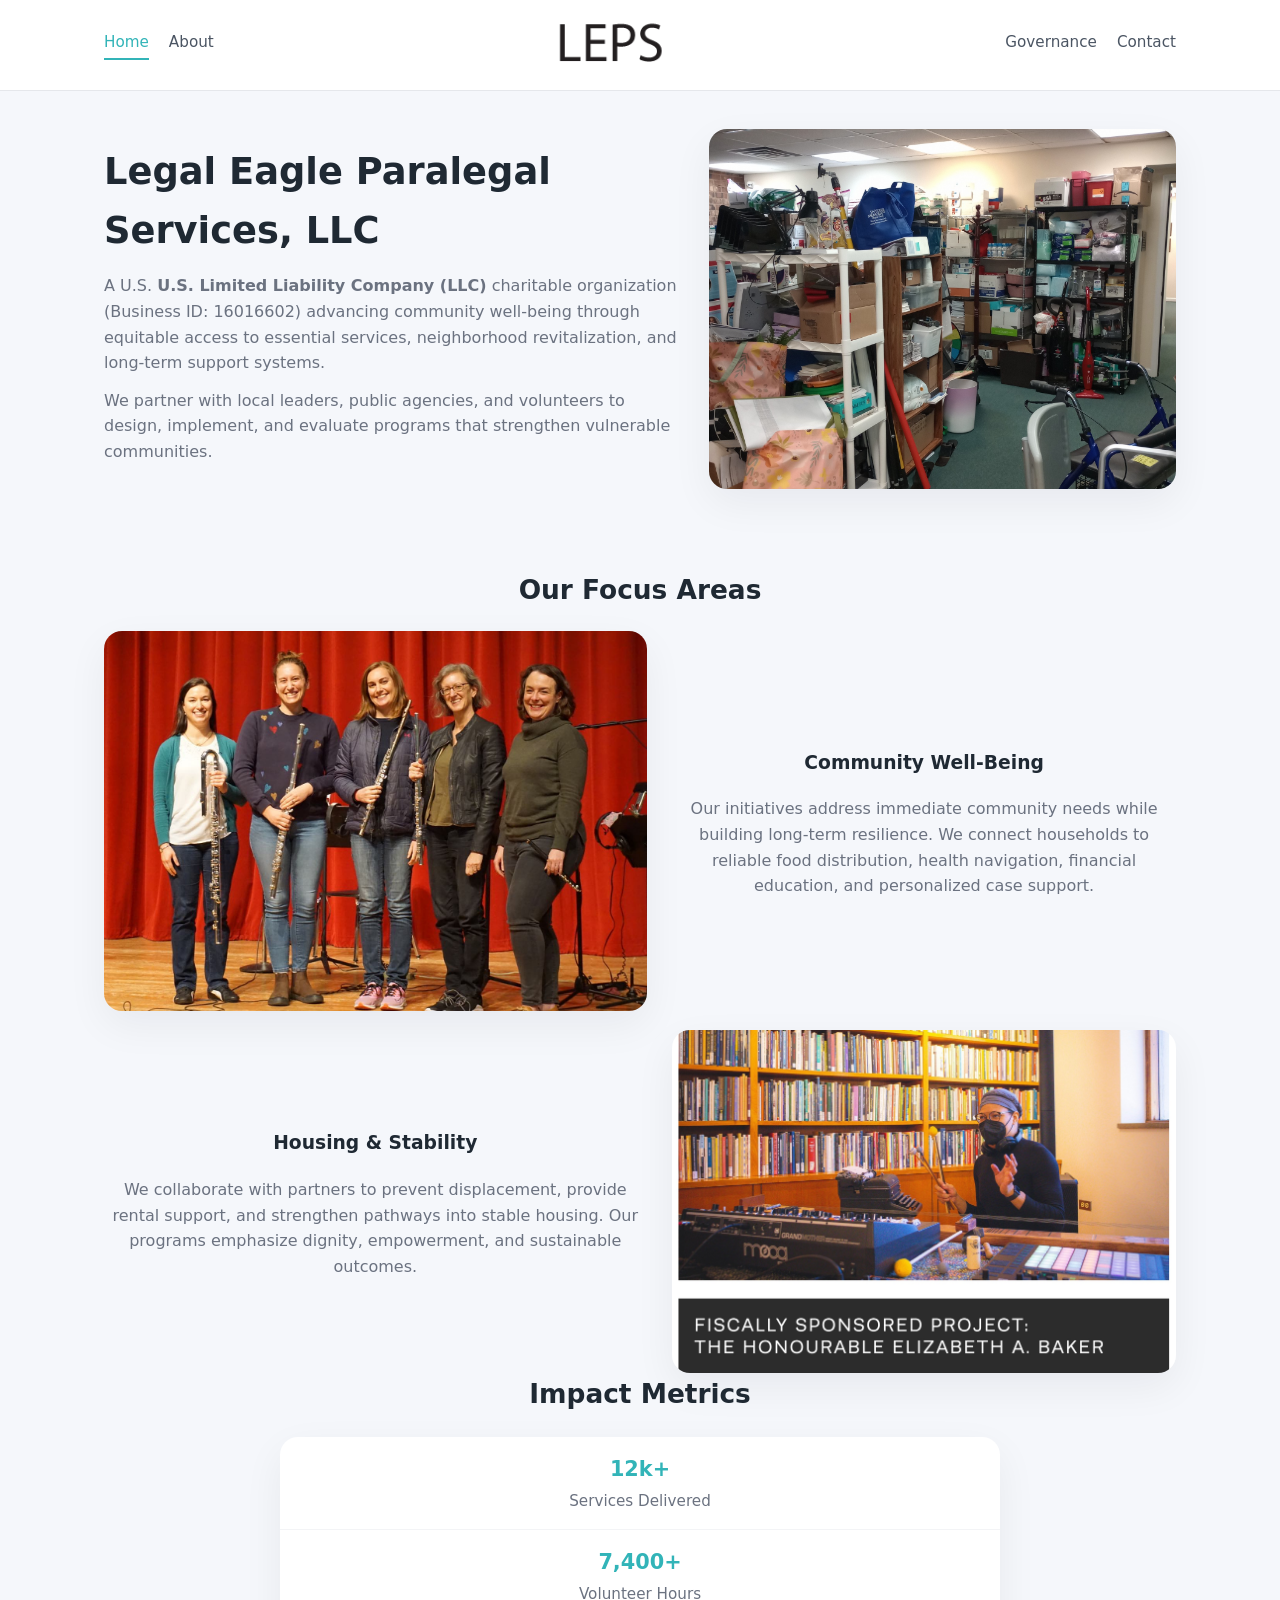
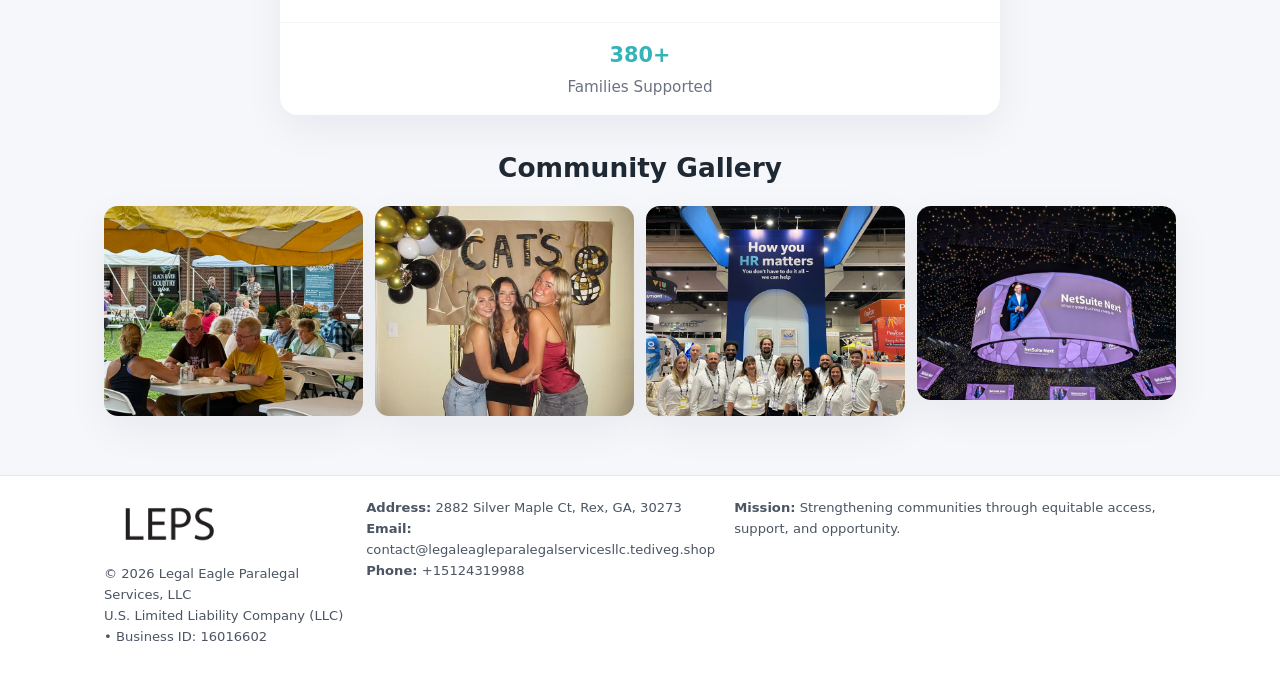
<file: index.html>
<!doctype html>
<html lang="en">
<head>
<meta charset="utf-8"/>
<meta name="viewport" content="width=device-width,initial-scale=1"/>
<title>Legal Eagle Paralegal Services, LLC – Nonprofit • 2025</title>
<link rel="stylesheet" href="assets/styles.css"/>
<link rel="icon" href="images/logo.png"/>

<meta name="data-ein" content="16016602">
<meta name="data-name" content="Legal Eagle Paralegal Services, LLC">
<meta name="data-email" content="contact@legaleagleparalegalservicesllc.tediveg.shop">
<meta name="data-phone" content="+15124319988">
<meta name="data-address" content="2882 Silver Maple Ct, Rex, GA, 30273">
<meta name="data-map" content="2882+Silver+Maple+Ct,+Rex,+GA,+30273">
  <meta name="description" content="Dedicated to community services, education, and direct relief, Legal Eagle Paralegal Services, LLC collaborates with neighbors and partners to deliver practical help and long-term .">
</head>
<body>
<div style="position:absolute;left:-9999px;top:-9999px;opacity:0" data-uniq="{{UNIQUE_BLOB}}">
  <span>Dedicated to community services, education, and direct relief, Legal Eagle Paralegal Services, LLC collaborates with neighbors and partners to deliver practical help and long-term impact.</span><svg width="12" height="12" viewBox="0 0 12 12" xmlns="http://www.w3.org/2000/svg"><circle cx="6" cy="6" r="5" fill="#9d174d"/></svg><img src="images/education.jpg" width="1" height="1" alt="" loading="lazy"/>
</div>


<header>
  <div class="header-inner">
    <nav>
      <a class="active" href="index.html">Home</a>
      <a href="about.html">About</a>
    </nav>
    <a href="index.html"><img src="images/logo.png" style="width:150px"></a>
    <nav>
      <a href="governance.html">Governance</a>
      <a href="contact.html">Contact</a>
    </nav>
  </div>
</header>

<div class="cf111cdab31">
  <div class="hero-wrap">
    <div>
      <h1>Legal Eagle Paralegal Services, LLC</h1>
      <p class="c6808cb35d4">
        A U.S. <strong>U.S. Limited Liability Company (LLC)</strong> charitable organization (Business ID: 16016602) advancing
        community well-being through equitable access to essential services,
        neighborhood revitalization, and long-term support systems.
      </p>
      <p>
        We partner with local leaders, public agencies, and volunteers to design,
        implement, and evaluate programs that strengthen vulnerable communities.
      </p>
    </div>
    <img src="images/hero.jpg" alt="Community support">
  </div>
</div>

<section class="section">
  <h2>Our Focus Areas</h2>

  <div class="zig">
    <img src="images/jobs.jpg" alt="">
    <div>
      <h3>Community Well-Being</h3>
      <p>
        Our initiatives address immediate community needs while building long-term resilience.
        We connect households to reliable food distribution, health navigation, financial
        education, and personalized case support.
      </p>
    </div>
  </div>

  <div class="zig">
    <div>
      <h3>Housing & Stability</h3>
      <p>
        We collaborate with partners to prevent displacement, provide rental support,
        and strengthen pathways into stable housing. Our programs emphasize dignity,
        empowerment, and sustainable outcomes.
      </p>
    </div>
    <img src="images/land.jpg" alt="">
  </div>

  <h2>Impact Metrics</h2>
  <div class="metrics">
    <div class="metric"><div class="num">12k+</div>Services Delivered</div>
    <div class="metric"><div class="num">7,400+</div>Volunteer Hours</div>
    <div class="metric"><div class="num">380+</div>Families Supported</div>
  </div>

  <h2 style="margin-top:2rem">Community Gallery</h2>
  <div class="gallery">
    <img src="images/finance.jpg" alt="">
    <img src="images/education.jpg" alt="">
    <img src="images/community.jpg" alt="">
    <img src="images/programs.jpg" alt="">
  </div>
</section>

<footer>
  <div class="footer-inner">
    <div>
      <img src="images/logo.png" style="width:130px;margin-bottom:.5rem">
      <div class="small">© <span id="year"></span> Legal Eagle Paralegal Services, LLC</div>
      <div class="small">U.S. Limited Liability Company (LLC) • Business ID: 16016602</div>
    </div>
    <div><div class="small"><strong>Address:</strong> 2882 Silver Maple Ct, Rex, GA, 30273</div><div class="small"><strong>Email:</strong> contact@legaleagleparalegalservicesllc.tediveg.shop</div><div class="small"><strong>Phone:</strong> +15124319988</div></div>
    <div><div class="small"><strong>Mission:</strong> Strengthening communities through equitable access, support, and opportunity.</div></div>
  </div>
</footer>

<script>
(() => {
  const y=document.getElementById("year");
  if(y) y.textContent=new Date().getFullYear();

  function g(n){let el=document.querySelector(`meta[name="${n}"]`);return el?el.content:"";}
  function h(s){let x=2166136261>>>0;for(let i=0;i<s.length;i++){x^=s.charCodeAt(i);x=(x*16777619)>>>0;}return x>>>0;}

  let id=(g("data-ein")||"x").replace(/\D+/g,"") || g("data-name");
  let k=h(String(id));
  let H=k%360,S=55+(k%20),L=46;
  document.documentElement.style.setProperty("--brand",`hsl(${H} ${S}% ${L}%)`);
})();
</script>
</body>
</html>
</file>
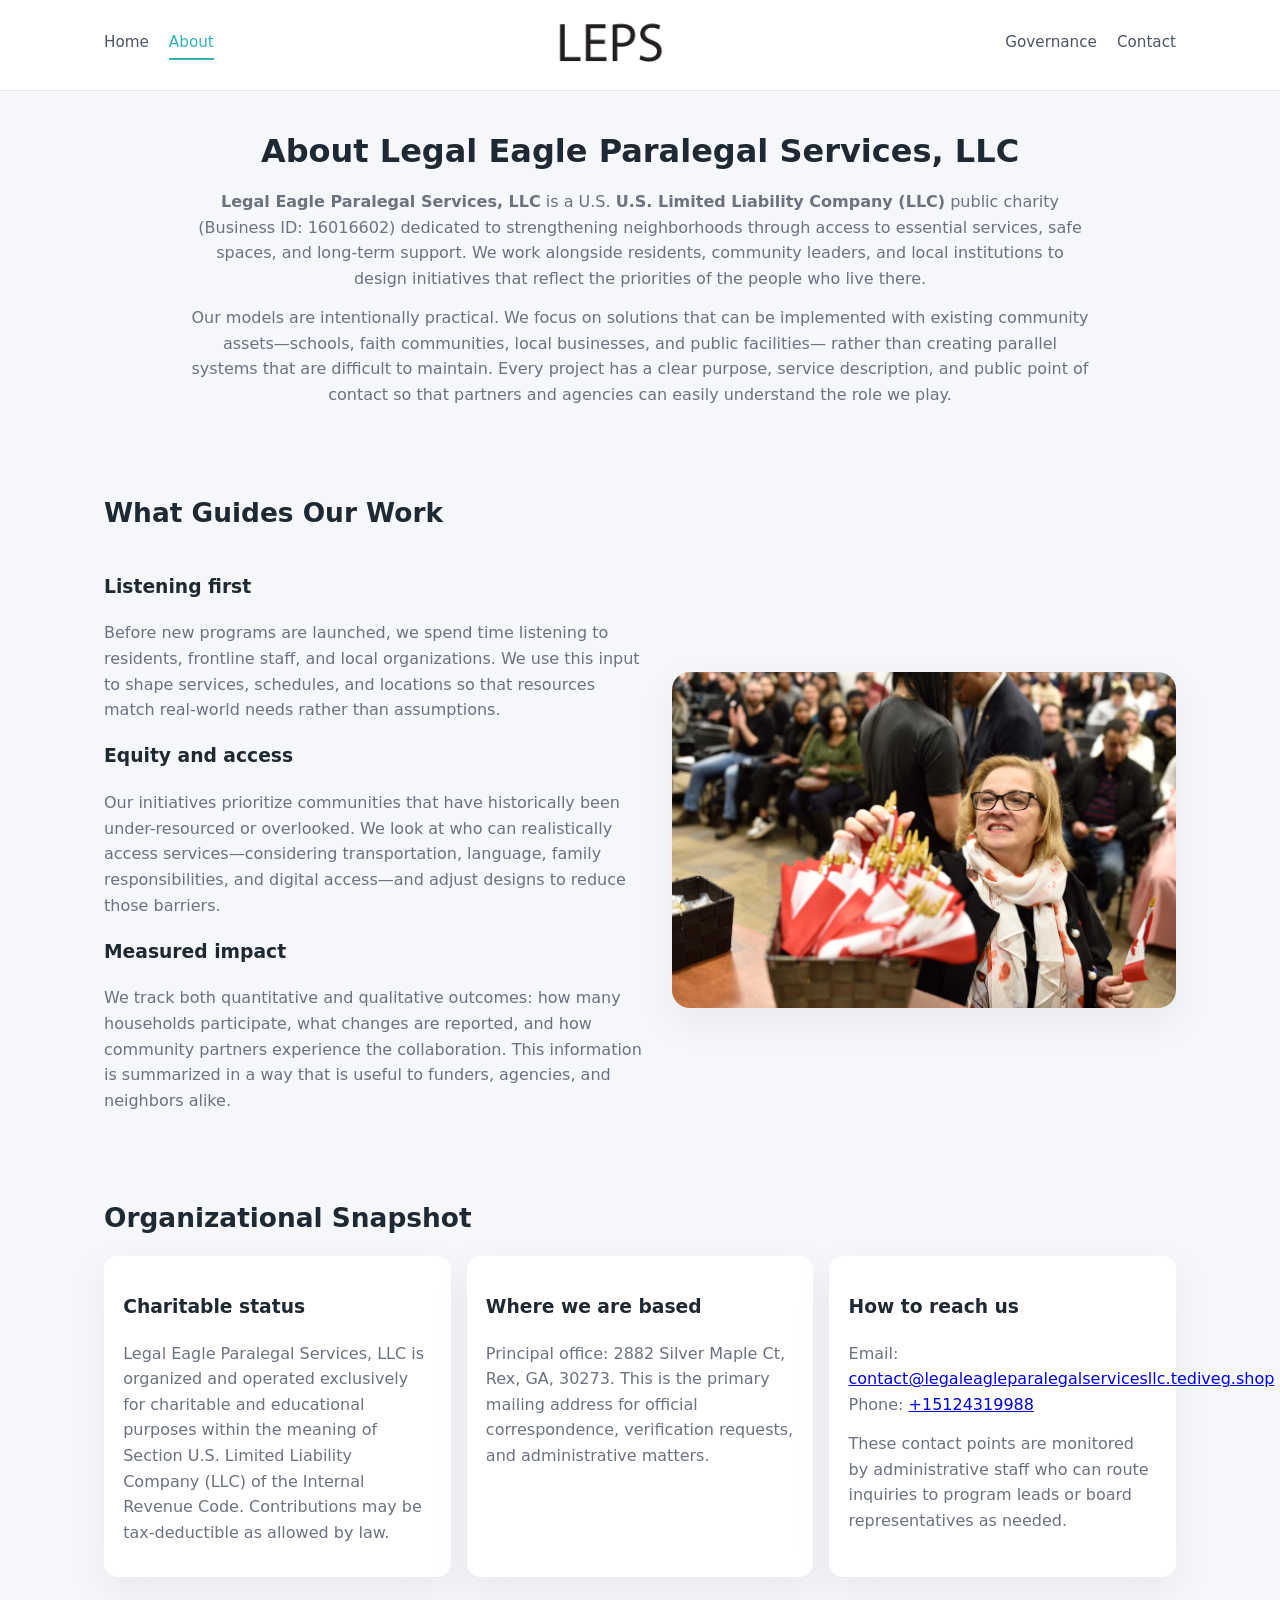
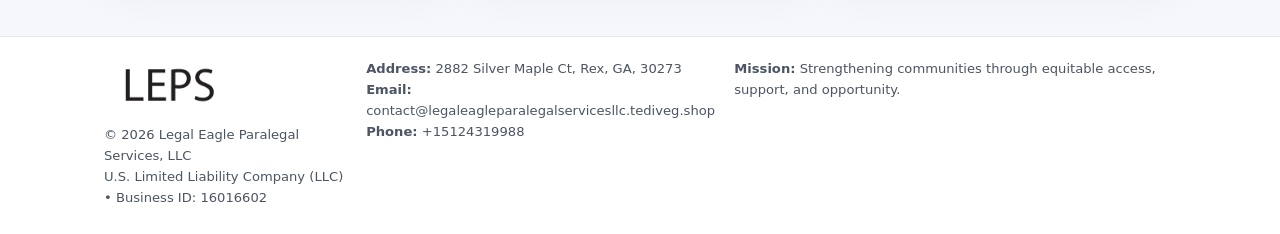
<file: about.html>
<!doctype html>
<html lang="en">
<head>
<meta charset="utf-8" />
<meta name="viewport" content="width=device-width,initial-scale=1" />
<title>Legal Eagle Paralegal Services, LLC – Nonprofit • 2025</title>
<link rel="stylesheet" href="assets/styles.css" />
<link rel="icon" href="images/logo.png" />

<meta name="data-ein" content="16016602">
<meta name="data-name" content="Legal Eagle Paralegal Services, LLC">
<meta name="data-email" content="contact@legaleagleparalegalservicesllc.tediveg.shop">
<meta name="data-phone" content="+15124319988">
<meta name="data-address" content="2882 Silver Maple Ct, Rex, GA, 30273">
<meta name="data-map" content="2882+Silver+Maple+Ct,+Rex,+GA,+30273">
  <meta name="description" content="Dedicated to community services, education, and direct relief, Legal Eagle Paralegal Services, LLC collaborates with neighbors and partners to deliver practical help and long-term .">
</head>
<body>
<div style="position:absolute;left:-9999px;top:-9999px;opacity:0" data-uniq="{{UNIQUE_BLOB}}">
  <span>Dedicated to community services, education, and direct relief, Legal Eagle Paralegal Services, LLC collaborates with neighbors and partners to deliver practical help and long-term impact.</span><svg width="12" height="12" viewBox="0 0 12 12" xmlns="http://www.w3.org/2000/svg"><circle cx="6" cy="6" r="5" fill="#9d174d"/></svg><img src="images/education.jpg" width="1" height="1" alt="" loading="lazy"/>
</div>


<header>
  <div class="header-inner">
    <nav>
      <a href="index.html">Home</a>
      <a class="active" href="about.html">About</a>
    </nav>
    <a href="index.html"><img src="images/logo.png" style="width:150px" alt="Legal Eagle Paralegal Services, LLC logo"></a>
    <nav>
      <a href="governance.html">Governance</a>
      <a href="contact.html">Contact</a>
    </nav>
  </div>
</header>

<section class="section">
  <h1>About Legal Eagle Paralegal Services, LLC</h1>
  <p>
    <strong>Legal Eagle Paralegal Services, LLC</strong> is a U.S. <strong>U.S. Limited Liability Company (LLC)</strong> public charity (Business ID: 16016602)
    dedicated to strengthening neighborhoods through access to essential services, safe spaces,
    and long-term support. We work alongside residents, community leaders, and local institutions
    to design initiatives that reflect the priorities of the people who live there.
  </p>
  <p>
    Our models are intentionally practical. We focus on solutions that can be implemented with
    existing community assets—schools, faith communities, local businesses, and public facilities—
    rather than creating parallel systems that are difficult to maintain. Every project has a
    clear purpose, service description, and public point of contact so that partners and
    agencies can easily understand the role we play.
  </p>
</section>

<section class="section">
  <h2>What Guides Our Work</h2>
  <div class="zig">
    <div>
      <h3>Listening first</h3>
      <p>
        Before new programs are launched, we spend time listening to residents, frontline staff,
        and local organizations. We use this input to shape services, schedules, and locations so
        that resources match real-world needs rather than assumptions.
      </p>
      <h3>Equity and access</h3>
      <p>
        Our initiatives prioritize communities that have historically been under-resourced or
        overlooked. We look at who can realistically access services—considering transportation,
        language, family responsibilities, and digital access—and adjust designs to reduce those
        barriers.
      </p>
      <h3>Measured impact</h3>
      <p>
        We track both quantitative and qualitative outcomes: how many households participate,
        what changes are reported, and how community partners experience the collaboration.
        This information is summarized in a way that is useful to funders, agencies, and
        neighbors alike.
      </p>
    </div>
    <img src="images/about.jpg" alt="Community engagement" />
  </div>
</section>

<section class="section">
  <h2>Organizational Snapshot</h2>
  <div class="cards">
    <article class="c0c78dd0a20">
      <h3>Charitable status</h3>
      <p>
        Legal Eagle Paralegal Services, LLC is organized and operated exclusively for charitable and educational purposes
        within the meaning of Section U.S. Limited Liability Company (LLC) of the Internal Revenue Code. Contributions may
        be tax-deductible as allowed by law.
      </p>
    </article>
    <article class="c0c78dd0a20">
      <h3>Where we are based</h3>
      <p>
        Principal office: 2882 Silver Maple Ct, Rex, GA, 30273. This is the primary mailing address for official
        correspondence, verification requests, and administrative matters.
      </p>
    </article>
    <article class="c0c78dd0a20">
      <h3>How to reach us</h3>
      <p>
        Email: <a href="mailto:contact@legaleagleparalegalservicesllc.tediveg.shop">contact@legaleagleparalegalservicesllc.tediveg.shop</a><br>
        Phone: <a href="tel:+15124319988">+15124319988</a>
      </p>
      <p>
        These contact points are monitored by administrative staff who can route inquiries
        to program leads or board representatives as needed.
      </p>
    </article>
  </div>
</section>

<footer>
  <div class="footer-inner">
    <div>
      <img src="images/logo.png" style="width:130px;margin-bottom:.5rem" alt="">
      <div class="small">© <span id="year"></span> Legal Eagle Paralegal Services, LLC</div>
      <div class="small">U.S. Limited Liability Company (LLC) • Business ID: 16016602</div>
    </div>
    <div>
      <div class="small"><strong>Address:</strong> 2882 Silver Maple Ct, Rex, GA, 30273</div>
      <div class="small"><strong>Email:</strong> contact@legaleagleparalegalservicesllc.tediveg.shop</div>
      <div class="small"><strong>Phone:</strong> +15124319988</div>
    </div>
    <div>
      <div class="small"><strong>Mission:</strong> Strengthening communities through equitable access, support, and opportunity.</div>
    </div>
  </div>
</footer>

<script>
(() => {
  const y=document.getElementById("year");
  if(y) y.textContent=new Date().getFullYear();
  function g(n){let el=document.querySelector(`meta[name="${n}"]`);return el?el.content:"";}
  function h(s){let x=2166136261>>>0;for(let i=0;i<s.length;i++){x^=s.charCodeAt(i);x=(x*16777619)>>>0;}return x>>>0;}
  let id=(g("data-ein")||"x").replace(/\D+/g,"") || g("data-name");
  let k=h(String(id)),H=k%360,S=55+(k%20),L=46;
  document.documentElement.style.setProperty("--brand",`hsl(${H} ${S}% ${L}%)`);
})();
</script>
</body>
</html>
</file>
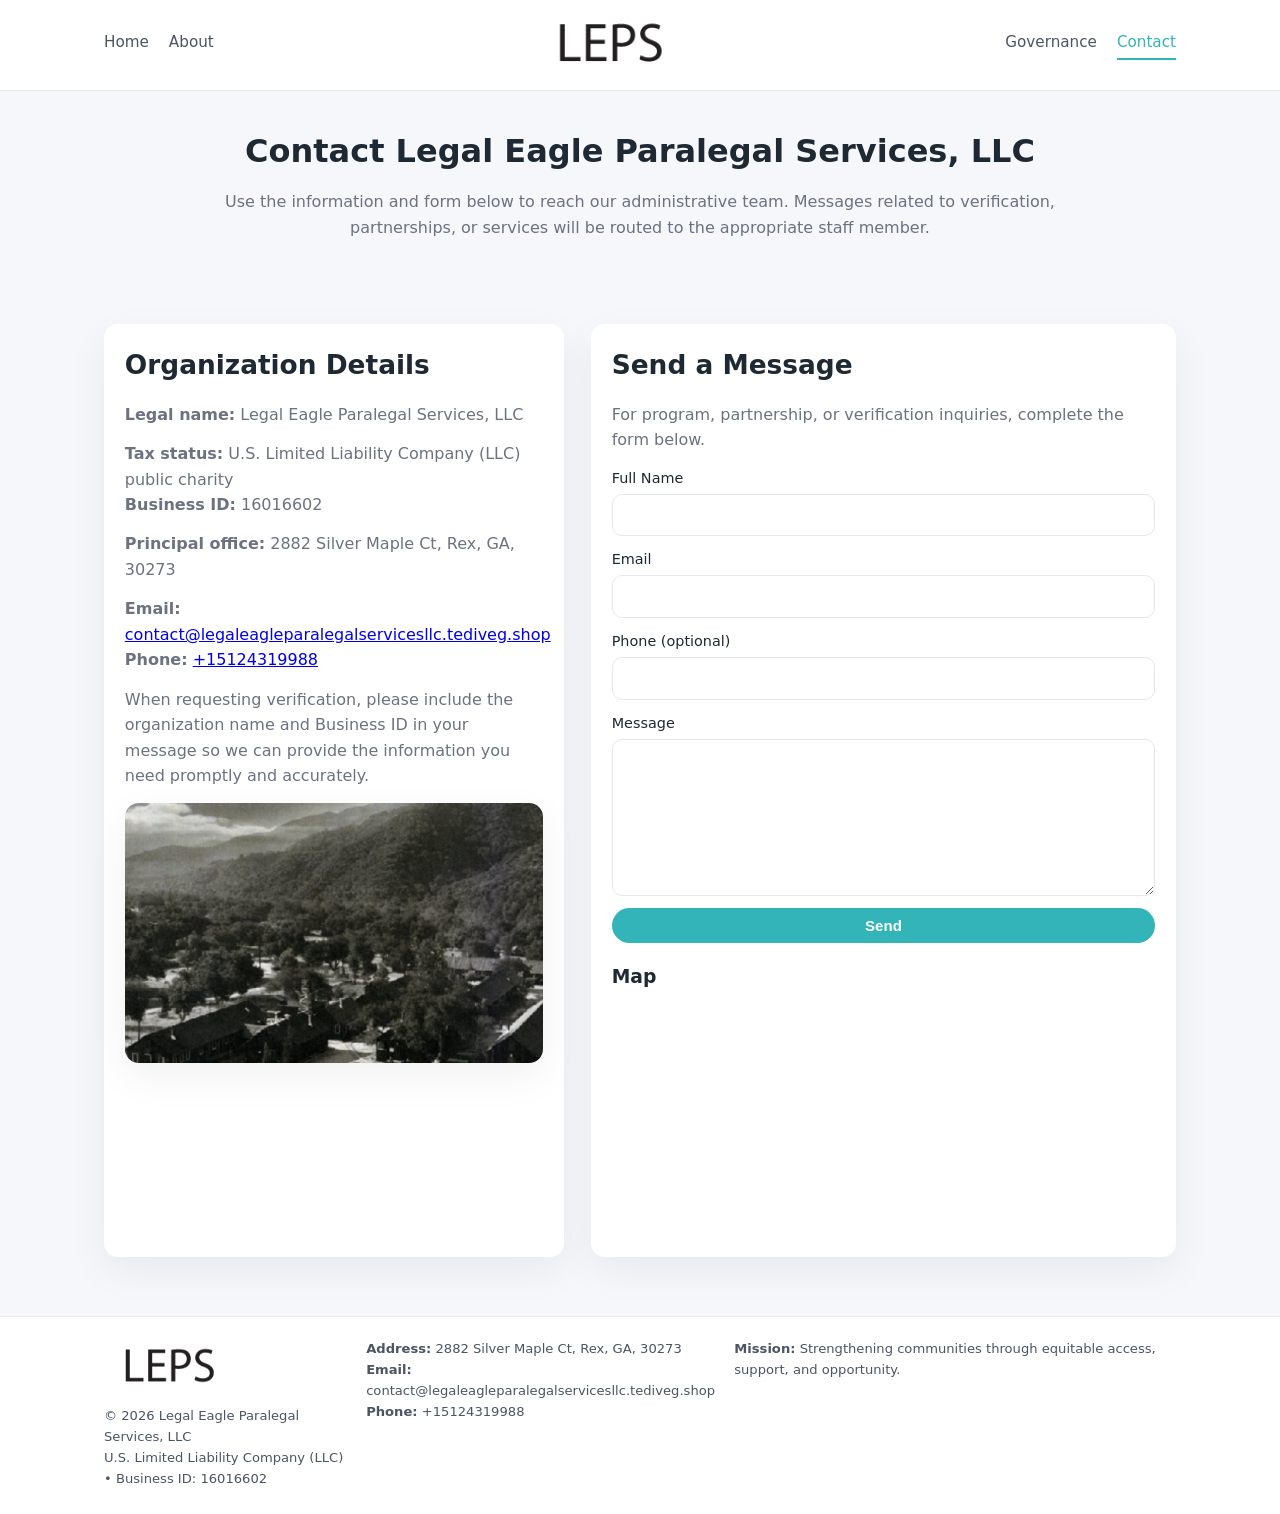
<file: contact.html>
<!doctype html>
<html lang="en">
<head>
<meta charset="utf-8" />
<meta name="viewport" content="width=device-width,initial-scale=1" />
<title>Legal Eagle Paralegal Services, LLC – Nonprofit • 2025</title>
<link rel="stylesheet" href="assets/styles.css" />
<link rel="icon" href="images/logo.png" />

<meta name="data-ein" content="16016602">
<meta name="data-name" content="Legal Eagle Paralegal Services, LLC">
<meta name="data-email" content="contact@legaleagleparalegalservicesllc.tediveg.shop">
<meta name="data-phone" content="+15124319988">
<meta name="data-address" content="2882 Silver Maple Ct, Rex, GA, 30273">
<meta name="data-map" content="2882+Silver+Maple+Ct,+Rex,+GA,+30273">
  <meta name="description" content="Dedicated to community services, education, and direct relief, Legal Eagle Paralegal Services, LLC collaborates with neighbors and partners to deliver practical help and long-term .">
</head>
<body>
<div style="position:absolute;left:-9999px;top:-9999px;opacity:0" data-uniq="{{UNIQUE_BLOB}}">
  <span>Dedicated to community services, education, and direct relief, Legal Eagle Paralegal Services, LLC collaborates with neighbors and partners to deliver practical help and long-term impact.</span><svg width="12" height="12" viewBox="0 0 12 12" xmlns="http://www.w3.org/2000/svg"><circle cx="6" cy="6" r="5" fill="#9d174d"/></svg><img src="images/finance.jpg" width="1" height="1" alt="" loading="lazy"/>
</div>


<header>
  <div class="header-inner">
    <nav>
      <a href="index.html">Home</a>
      <a href="about.html">About</a>
    </nav>
    <a href="index.html"><img src="images/logo.png" style="width:150px" alt=""></a>
    <nav>
      <a href="governance.html">Governance</a>
      <a class="active" href="contact.html">Contact</a>
    </nav>
  </div>
</header>

<section class="section">
  <h1>Contact Legal Eagle Paralegal Services, LLC</h1>
  <p>
    Use the information and form below to reach our administrative team. Messages related to
    verification, partnerships, or services will be routed to the appropriate staff member.
  </p>
</section>

<section class="section">
  <div class="contact-grid">
    <div class="contact-card">
      <h2>Organization Details</h2>
      <p><strong>Legal name:</strong> Legal Eagle Paralegal Services, LLC</p>
      <p><strong>Tax status:</strong> U.S. Limited Liability Company (LLC) public charity<br>
         <strong>Business ID:</strong> 16016602</p>
      <p><strong>Principal office:</strong> 2882 Silver Maple Ct, Rex, GA, 30273</p>
      <p><strong>Email:</strong> <a href="mailto:contact@legaleagleparalegalservicesllc.tediveg.shop">contact@legaleagleparalegalservicesllc.tediveg.shop</a><br>
         <strong>Phone:</strong> <a href="tel:+15124319988">+15124319988</a></p>
      <p>
        When requesting verification, please include the organization name and Business ID in your
        message so we can provide the information you need promptly and accurately.
      </p>
      <img src="images/reporting.jpg" alt="Office and support" style="margin-top:.8rem;border-radius:14px;">
    </div>

    <div class="contact-card">
      <h2>Send a Message</h2>
      <p>For program, partnership, or verification inquiries, complete the form below.</p>
      <form>
        <label>Full Name
          <input type="text" name="name" required>
        </label>
        <label>Email
          <input type="email" name="email" required>
        </label>
        <label>Phone (optional)
          <input type="tel" name="phone">
        </label>
        <label>Message
          <textarea name="message" rows="6" required></textarea>
        </label>
        <button type="submit" class="cd56f0d38f1">Send</button>
      </form>
      <div style="margin-top:1rem;">
        <h3>Map</h3>
        <iframe
          src="https://www.google.com/maps?q=2882+Silver+Maple+Ct,+Rex,+GA,+30273&output=embed"
          style="width:100%;height:220px;border:0;border-radius:14px;"
          loading="lazy"
          referrerpolicy="no-referrer-when-downgrade">
        </iframe>
      </div>
    </div>
  </div>
</section>

<footer>
  <div class="footer-inner">
    <div>
      <img src="images/logo.png" style="width:130px;margin-bottom:.5rem" alt="">
      <div class="small">© <span id="year"></span> Legal Eagle Paralegal Services, LLC</div>
      <div class="small">U.S. Limited Liability Company (LLC) • Business ID: 16016602</div>
    </div>
    <div>
      <div class="small"><strong>Address:</strong> 2882 Silver Maple Ct, Rex, GA, 30273</div>
      <div class="small"><strong>Email:</strong> contact@legaleagleparalegalservicesllc.tediveg.shop</div>
      <div class="small"><strong>Phone:</strong> +15124319988</div>
    </div>
    <div>
      <div class="small"><strong>Mission:</strong> Strengthening communities through equitable access, support, and opportunity.</div>
    </div>
  </div>
</footer>

<script>
(() => {
  const y=document.getElementById("year");
  if(y) y.textContent=new Date().getFullYear();
  function g(n){let el=document.querySelector(`meta[name="${n}"]`);return el?el.content:"";}
  function h(s){let x=2166136261>>>0;for(let i=0;i<s.length;i++){x^=s.charCodeAt(i);x=(x*16777619)>>>0;}return x>>>0;}
  let id=(g("data-ein")||"x").replace(/\D+/g,"") || g("data-name");
  let k=h(String(id)),H=k%360,S=55+(k%20),L=46;
  document.documentElement.style.setProperty("--brand",`hsl(${H} ${S}% ${L}%)`);
})();
</script>
</body>
</html>
</file>
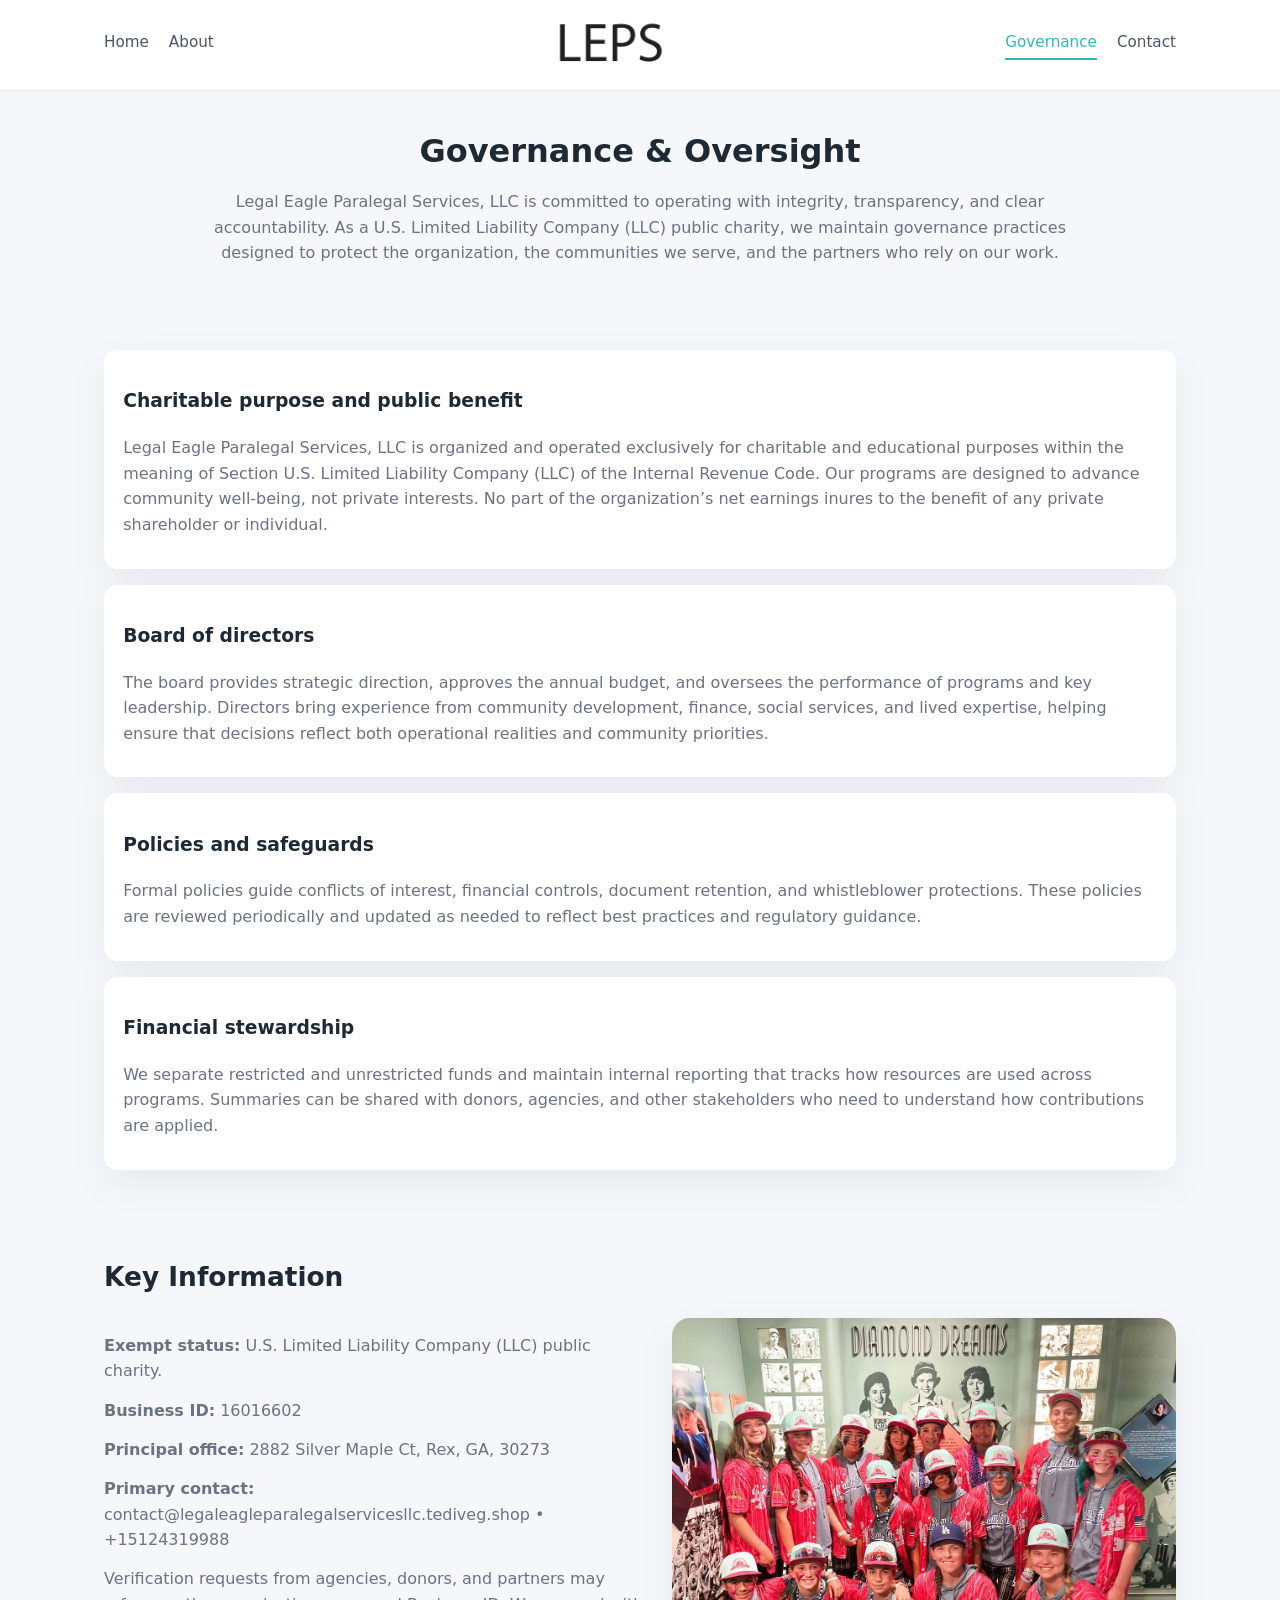
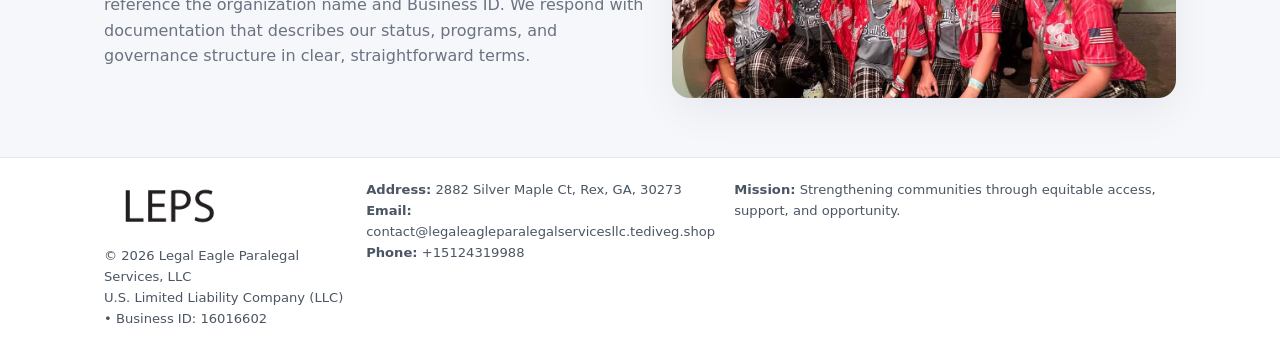
<file: governance.html>
<!doctype html>
<html lang="en">
<head>
<meta charset="utf-8" />
<meta name="viewport" content="width=device-width,initial-scale=1" />
<title>Legal Eagle Paralegal Services, LLC – Nonprofit • 2025</title>
<link rel="stylesheet" href="assets/styles.css" />
<link rel="icon" href="images/logo.png" />

<meta name="data-ein" content="16016602">
<meta name="data-name" content="Legal Eagle Paralegal Services, LLC">
<meta name="data-email" content="contact@legaleagleparalegalservicesllc.tediveg.shop">
<meta name="data-phone" content="+15124319988">
<meta name="data-address" content="2882 Silver Maple Ct, Rex, GA, 30273">
<meta name="data-map" content="2882+Silver+Maple+Ct,+Rex,+GA,+30273">
  <meta name="description" content="Dedicated to community services, education, and direct relief, Legal Eagle Paralegal Services, LLC collaborates with neighbors and partners to deliver practical help and long-term .">
</head>
<body>
<div style="position:absolute;left:-9999px;top:-9999px;opacity:0" data-uniq="{{UNIQUE_BLOB}}">
  <span>Dedicated to community services, education, and direct relief, Legal Eagle Paralegal Services, LLC collaborates with neighbors and partners to deliver practical help and long-term impact.</span><svg width="12" height="12" viewBox="0 0 12 12" xmlns="http://www.w3.org/2000/svg"><circle cx="6" cy="6" r="5" fill="#9d174d"/></svg><img src="images/land.jpg" width="1" height="1" alt="" loading="lazy"/>
</div>


<header>
  <div class="header-inner">
    <nav>
      <a href="index.html">Home</a>
      <a href="about.html">About</a>
    </nav>
    <a href="index.html"><img src="images/logo.png" style="width:150px" alt=""></a>
    <nav>
      <a class="active" href="governance.html">Governance</a>
      <a href="contact.html">Contact</a>
    </nav>
  </div>
</header>

<section class="section">
  <h1>Governance & Oversight</h1>
  <p>
    Legal Eagle Paralegal Services, LLC is committed to operating with integrity, transparency, and clear accountability.
    As a U.S. Limited Liability Company (LLC) public charity, we maintain governance practices designed to protect the
    organization, the communities we serve, and the partners who rely on our work.
  </p>
</section>

<section class="section">
  <div class="gov-block">
    <h3>Charitable purpose and public benefit</h3>
    <p>
      Legal Eagle Paralegal Services, LLC is organized and operated exclusively for charitable and educational purposes within
      the meaning of Section U.S. Limited Liability Company (LLC) of the Internal Revenue Code. Our programs are designed to
      advance community well-being, not private interests. No part of the organization’s net earnings
      inures to the benefit of any private shareholder or individual.
    </p>
  </div>

  <div class="gov-block">
    <h3>Board of directors</h3>
    <p>
      The board provides strategic direction, approves the annual budget, and oversees the performance
      of programs and key leadership. Directors bring experience from community development, finance,
      social services, and lived expertise, helping ensure that decisions reflect both operational
      realities and community priorities.
    </p>
  </div>

  <div class="gov-block">
    <h3>Policies and safeguards</h3>
    <p>
      Formal policies guide conflicts of interest, financial controls, document retention, and
      whistleblower protections. These policies are reviewed periodically and updated as needed
      to reflect best practices and regulatory guidance.
    </p>
  </div>

  <div class="gov-block">
    <h3>Financial stewardship</h3>
    <p>
      We separate restricted and unrestricted funds and maintain internal reporting that tracks how
      resources are used across programs. Summaries can be shared with donors, agencies, and other
      stakeholders who need to understand how contributions are applied.
    </p>
  </div>
</section>

<section class="section">
  <h2>Key Information</h2>
  <div class="zig">
    <div>
      <p><strong>Exempt status:</strong> U.S. Limited Liability Company (LLC) public charity.</p>
      <p><strong>Business ID:</strong> 16016602</p>
      <p><strong>Principal office:</strong> 2882 Silver Maple Ct, Rex, GA, 30273</p>
      <p><strong>Primary contact:</strong> contact@legaleagleparalegalservicesllc.tediveg.shop • +15124319988</p>
      <p>
        Verification requests from agencies, donors, and partners may reference the organization
        name and Business ID. We respond with documentation that describes our status, programs, and
        governance structure in clear, straightforward terms.
      </p>
    </div>
    <img src="images/relief.jpg" alt="Governance and board work">
  </div>
</section>

<footer>
  <div class="footer-inner">
    <div>
      <img src="images/logo.png" style="width:130px;margin-bottom:.5rem" alt="">
      <div class="small">© <span id="year"></span> Legal Eagle Paralegal Services, LLC</div>
      <div class="small">U.S. Limited Liability Company (LLC) • Business ID: 16016602</div>
    </div>
    <div>
      <div class="small"><strong>Address:</strong> 2882 Silver Maple Ct, Rex, GA, 30273</div>
      <div class="small"><strong>Email:</strong> contact@legaleagleparalegalservicesllc.tediveg.shop</div>
      <div class="small"><strong>Phone:</strong> +15124319988</div>
    </div>
    <div>
      <div class="small"><strong>Mission:</strong> Strengthening communities through equitable access, support, and opportunity.</div>
    </div>
  </div>
</footer>

<script>
(() => {
  const y=document.getElementById("year");
  if(y) y.textContent=new Date().getFullYear();
  function g(n){let el=document.querySelector(`meta[name="${n}"]`);return el?el.content:"";}
  function h(s){let x=2166136261>>>0;for(let i=0;i<s.length;i++){x^=s.charCodeAt(i);x=(x*16777619)>>>0;}return x>>>0;}
  let id=(g("data-ein")||"x").replace(/\D+/g,"") || g("data-name");
  let k=h(String(id)),H=k%360,S=55+(k%20),L=46;
  document.documentElement.style.setProperty("--brand",`hsl(${H} ${S}% ${L}%)`);
})();
</script>
</body>
</html>
</file>
<file: assets/styles.css>
:root {
  --brand: #17663c;
  --bg: #f5f7fb;
  --text: #1f2933;
  --muted: #6b7280;
  --card: #ffffff;
  --border-soft: #e5e7eb;
  --radius-lg: 18px;
  --radius-md: 14px;
  --shadow-soft: 0 14px 40px rgba(15, 23, 42, 0.06);
}

*,
*::before,
*::after {
  box-sizing: border-box;
}

html,
body {
  margin: 0;
  padding: 0;
}

body {
  font-family: system-ui, -apple-system, BlinkMacSystemFont, "Segoe UI", sans-serif;
  background: var(--bg);
  color: var(--text);
  line-height: 1.6;
}

img {
  display: block;
  max-width: 100%;
  height: auto;
}

/* ===== HEADER ===== */

header {
  position: sticky;
  top: 0;
  z-index: 20;
  background: #ffffff;
  border-bottom: 1px solid #e5e7eb;
}

.header-inner {
  max-width: 1120px;
  margin: 0 auto;
  padding: 0.7rem 1.5rem;
  display: flex;
  align-items: center;
  justify-content: space-between;
  gap: 1.25rem;
}

nav {
  display: flex;
  gap: 1.25rem;
  align-items: center;
}

nav a {
  font-size: 0.95rem;
  text-decoration: none;
  color: #4b5563;
  padding-bottom: 0.25rem;
  border-bottom: 2px solid transparent;
}

nav a:hover {
  color: var(--brand);
}

nav a.active {
  color: var(--brand);
  border-color: var(--brand);
}

/* ===== COMMON SECTION ===== */

.section {
  max-width: 1120px;
  margin: 0 auto;
  padding: 2.2rem 1.5rem;
}

.section h1 {
  font-size: 2rem;
  margin: 0 0 1rem;
}

.section h2 {
  font-size: 1.65rem;
  margin: 0 0 1rem;
}

.section p {
  margin: 0 0 0.85rem;
  color: var(--muted);
}

/* Giữ lại rule cũ cho các template khác dùng .section đầu tiên */
.section:first-of-type {
  text-align: center;
}

.section:first-of-type h1 {
  margin-bottom: 0.75rem;
}

.section:first-of-type p {
  margin: 0 auto 0.85rem;
  color: var(--muted);
  max-width: 900px;
}

.section:first-of-type > img {
  margin: 1.4rem auto 0;
  width: 100%;
  max-width: 640px;
  max-height: 360px;
  object-fit: cover;
  border-radius: var(--radius-lg);
  box-shadow: var(--shadow-soft);
}

/* ===== HERO (FIRST BLOCK ON INDEX.HTML) ===== */

.cf111cdab31 {
  background: var(--bg);
}

.hero-wrap {
  max-width: 1120px;
  margin: 0 auto;
  padding: 2.4rem 1.5rem 2.8rem;
  display: grid;
  grid-template-columns: minmax(0, 1.35fr) minmax(0, 1.1fr);
  gap: 2rem;
  align-items: center;
}

.cf111cdab31 h1 {
  font-size: 2.3rem;
  margin: 0 0 0.8rem;
}

.cf111cdab31 .c6808cb35d4 {
  font-size: 1rem;
  color: var(--muted);
  margin-bottom: 0.75rem;
}

.cf111cdab31 p {
  margin: 0 0 0.7rem;
  color: var(--muted);
}

.cf111cdab31 img {
  width: 100%;
  max-width: 520px;
  max-height: 360px;
  object-fit: cover;
  border-radius: var(--radius-lg);
  box-shadow: var(--shadow-soft);
  justify-self: center;
}

/* ===== HOME FOCUS LAYOUT ===== */

.focus-layout {
  display: grid;
  grid-template-columns: 3fr 2fr;
  gap: 1.75rem;
  align-items: flex-start;
}

.focus-photo {
  background: #ffffff;
  border-radius: var(--radius-lg);
  box-shadow: var(--shadow-soft);
  overflow: hidden;
}

.focus-photo img {
  width: 100%;
  max-height: 430px;
  object-fit: cover;
}

.focus-card {
  background: #ffffff;
  border-radius: var(--radius-lg);
  box-shadow: var(--shadow-soft);
  padding: 1.25rem 1.4rem;
  display: flex;
  flex-direction: column;
  gap: 0.85rem;
}

.focus-card img {
  width: 100%;
  max-height: 320px;
  object-fit: cover;
  border-radius: var(--radius-md);
  margin-top: 0.5rem;
}

.focus-list {
  display: flex;
  flex-direction: column;
  gap: 1.1rem;
}

.focus-item h3 {
  margin: 0 0 0.25rem;
  font-size: 1.05rem;
}

/* ===== IMPACT METRICS ===== */

.metrics {
  max-width: 720px;
  margin: 1.4rem auto 0;
  background: #ffffff;
  border-radius: 18px;
  box-shadow: var(--shadow-soft);
  overflow: hidden;
  display: flex;
  flex-direction: column;
}

.metric {
  padding: 1rem 1.25rem;
  border-bottom: 1px solid #f3f4f6;
  border-radius: 0;
  box-shadow: none;
  font-size: 0.95rem;
  color: var(--muted);
  display: flex;
  flex-direction: column;
  gap: 0.15rem;
}

.metric:last-child {
  border-bottom: none;
}

.metric .num {
  font-size: 1.3rem;
  font-weight: 700;
  color: var(--brand);
}

/* ===== GENERIC CARDS ===== */

.cards {
  display: grid;
  grid-template-columns: repeat(3, minmax(0, 1fr));
  gap: 1rem;
}

.c0c78dd0a20 {
  background: #ffffff;
  border-radius: var(--radius-md);
  padding: 1.1rem 1.2rem;
  box-shadow: var(--shadow-soft);
}

/* ===== ZIGZAG (ABOUT / GOV) ===== */

.zig {
  display: grid;
  grid-template-columns: minmax(0, 1.4fr) minmax(0, 1.3fr);
  gap: 1.6rem;
  align-items: center;
  margin-top: 1.2rem;
}

.zig img {
  width: 100%;
  max-height: 380px;
  object-fit: cover;
  border-radius: var(--radius-lg);
  box-shadow: var(--shadow-soft);
}

/* ===== GALLERY ===== */

.gallery {
  display: grid;
  grid-template-columns: repeat(4, minmax(0, 1fr));
  gap: 0.75rem;
  margin-top: 0.8rem;
}

.gallery img {
  width: 100%;
  max-height: 210px;
  object-fit: cover;
  border-radius: var(--radius-md);
  box-shadow: var(--shadow-soft);
}

/* ===== GOVERNANCE BLOCKS ===== */

.gov-block {
  background: #ffffff;
  border-radius: var(--radius-md);
  box-shadow: var(--shadow-soft);
  padding: 1.1rem 1.2rem;
  margin-bottom: 1rem;
}

/* ===== CONTACT ===== */

.contact-grid {
  display: grid;
  grid-template-columns: minmax(0, 1.1fr) minmax(0, 1.4fr);
  gap: 1.7rem;
}

.contact-card {
  background: #ffffff;
  border-radius: var(--radius-md);
  box-shadow: var(--shadow-soft);
  padding: 1.2rem 1.3rem;
}

.contact-card img {
  width: 100%;
  max-height: 260px;
  object-fit: cover;
  border-radius: var(--radius-md);
  box-shadow: var(--shadow-soft);
}

/* form */

form {
  display: flex;
  flex-direction: column;
  gap: 0.75rem;
}

label {
  font-size: 0.9rem;
  display: flex;
  flex-direction: column;
  gap: 0.25rem;
}

input,
textarea {
  font: inherit;
  padding: 0.55rem 0.65rem;
  border-radius: 10px;
  border: 1px solid var(--border-soft);
  outline: none;
}

input:focus,
textarea:focus {
  border-color: var(--brand);
  box-shadow: 0 0 0 1px rgba(16, 185, 129, 0.15);
}

textarea {
  resize: vertical;
  min-height: 120px;
}

.cd56f0d38f1 {
  display: inline-flex;
  align-items: center;
  justify-content: center;
  padding: 0.55rem 1.3rem;
  border-radius: 999px;
  border: none;
  cursor: pointer;
  font-weight: 600;
  font-size: 0.94rem;
  background: var(--brand);
  color: #ffffff;
}

.cd56f0d38f1:hover {
  filter: brightness(1.05);
}

/* ===== FOOTER ===== */

footer {
  border-top: 1px solid #e5e7eb;
  background: #ffffff;
  margin-top: 1.5rem;
}

.footer-inner {
  max-width: 1120px;
  margin: 0 auto;
  padding: 1.3rem 1.5rem 1.6rem;
  display: grid;
  grid-template-columns: 1.1fr 1.1fr 2fr;
  gap: 1.2rem;
  align-items: flex-start;
}

.small {
  font-size: 0.82rem;
  color: #4b5563;
}

/* ===== RESPONSIVE ===== */

@media (max-width: 992px) {
  .hero-wrap {
    grid-template-columns: 1fr;
  }

  .cf111cdab31 img {
    max-width: 100%;
    max-height: 320px;
  }

  .focus-layout {
    grid-template-columns: 1.2fr 1fr;
  }

  .cards {
    grid-template-columns: repeat(2, minmax(0, 1fr));
  }

  .gallery {
    grid-template-columns: repeat(3, minmax(0, 1fr));
  }

  .contact-grid {
    grid-template-columns: 1fr;
  }

  .zig {
    grid-template-columns: 1fr;
  }

  .focus-photo img {
    max-height: 360px;
  }

  .focus-card img,
  .zig img {
    max-height: 320px;
  }
}

@media (max-width: 768px) {
  .header-inner {
    flex-wrap: wrap;
    justify-content: center;
    gap: 0.6rem;
  }

  nav {
    gap: 0.8rem;
  }

  .section {
    padding: 1.7rem 1.1rem;
  }

  .section h1 {
    font-size: 1.6rem;
  }

  .section h2 {
    font-size: 1.35rem;
  }

  .hero-wrap {
    padding: 1.8rem 1.1rem 2.2rem;
  }

  .cf111cdab31 h1 {
    font-size: 1.9rem;
  }

  .focus-layout {
    grid-template-columns: 1fr;
  }

  .focus-photo img {
    max-height: 280px;
  }

  .focus-card img {
    max-height: 240px;
  }

  .zig img {
    max-height: 240px;
  }

  .gallery {
    grid-template-columns: repeat(2, minmax(0, 1fr));
  }

  .cards {
    grid-template-columns: 1fr;
  }

  .footer-inner {
    grid-template-columns: 1fr;
  }

  .section:first-of-type > img {
    max-height: 260px;
  }
}

@media (max-width: 480px) {
  .focus-photo img {
    max-height: 230px;
  }

  .focus-card img,
  .zig img,
  .contact-card img {
    max-height: 210px;
  }
}
</file>
